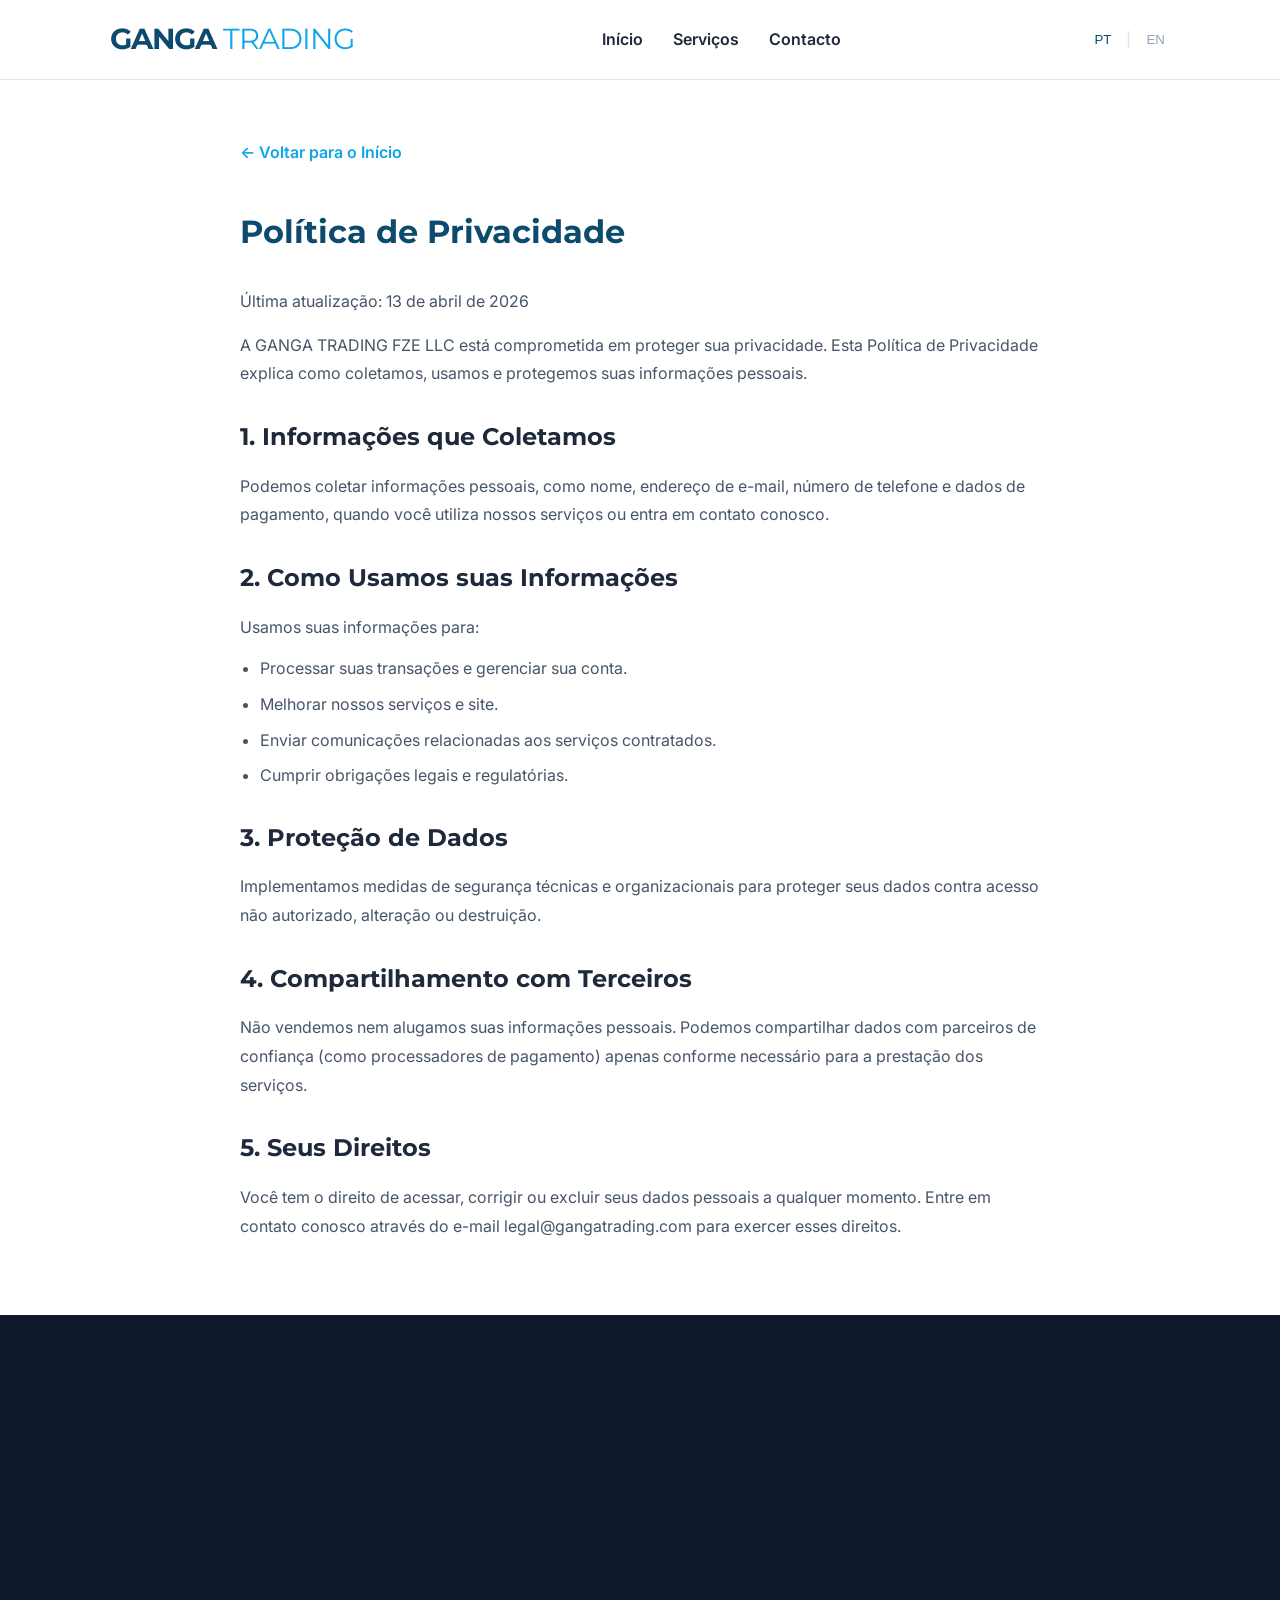
<file: privacy.html>
<!DOCTYPE html>
<html lang="pt">

<head>
    <meta charset="UTF-8">
    <meta name="viewport" content="width=device-width, initial-scale=1.0">
    <title>Política de Privacidade | Ganga Trading FZE LLC</title>
    <link rel="stylesheet" href="style.css">
    <link href="https://fonts.googleapis.com/css2?family=Inter:wght@400;600;700&family=Montserrat:wght@700&display=swap"
        rel="stylesheet">
    <style>
        .legal-content {
            padding: 60px 0;
            max-width: 800px;
            margin: 0 auto;
        }

        .legal-content h1 {
            margin-bottom: 30px;
            color: var(--primary-color);
        }

        .legal-content h2 {
            margin: 30px 0 15px;
            font-size: 1.5rem;
        }

        .legal-content p {
            margin-bottom: 15px;
            color: #475569;
            line-height: 1.8;
        }

        .legal-content ul {
            margin-bottom: 20px;
            padding-left: 20px;
            color: #475569;
        }

        .legal-content li {
            margin-bottom: 10px;
        }

        .back-link {
            margin-bottom: 40px;
            display: inline-block;
            color: var(--secondary-color);
            text-decoration: none;
            font-weight: 600;
        }
    </style>
</head>

<body>
    <header>
        <nav class="container">
            <a href="index.html" class="logo-link">
                <div class="logo">GANGA <span>TRADING</span></div>
            </a>
            <ul class="nav-links">
                <li><a href="index.html" data-pt="Início" data-en="Home">Início</a></li>
                <li><a href="index.html#services" data-pt="Serviços" data-en="Services">Serviços</a></li>
                <li><a href="index.html#contact" data-pt="Contacto" data-en="Contact">Contacto</a></li>
            </ul>
            <div class="lang-selector">
                <button class="lang-btn active" data-lang="pt">PT</button>
                <span class="divider">|</span>
                <button class="lang-btn" data-lang="en">EN</button>
            </div>
        </nav>
    </header>

    <main class="container">
        <div class="legal-content reveal">
            <a href="index.html" class="back-link reveal stagger-1" data-pt="&larr; Voltar para o Início"
                data-en="&larr; Back to Home">&larr; Voltar para o Início</a>
            <h1 class="reveal stagger-1" data-pt="Política de Privacidade" data-en="Privacy Policy">Política de
                Privacidade</h1>
            <p class="reveal stagger-1" data-pt="Última atualização: 13 de abril de 2026"
                data-en="Last updated: April 13, 2026">Última atualização: 13 de abril de 2026</p>

            <div class="reveal stagger-1">
                <p data-pt="A GANGA TRADING FZE LLC está comprometida em proteger sua privacidade. Esta Política de Privacidade explica como coletamos, usamos e protegemos suas informações pessoais."
                    data-en="GANGA TRADING FZE LLC is committed to protecting your privacy. This Privacy Policy explains how we collect, use, and protect your personal information.">
                    A GANGA TRADING FZE LLC está comprometida em proteger sua privacidade. Esta Política de Privacidade
                    explica como coletamos, usamos e protegemos suas informações pessoais.</p>

                <h2 data-pt="1. Informações que Coletamos" data-en="1. Information We Collect">1. Informações que
                    Coletamos</h2>
                <p data-pt="Podemos coletar informações pessoais, como nome, endereço de e-mail, número de telefone e dados de pagamento, quando você utiliza nossos serviços ou entra em contato conosco."
                    data-en="We may collect personal information such as name, email address, phone number, and payment data when you use our services or contact us.">
                    Podemos coletar informações pessoais, como nome, endereço de e-mail, número de telefone e dados de
                    pagamento, quando você utiliza nossos serviços ou entra em contato conosco.</p>
            </div>

            <div class="reveal stagger-2">
                <h2 data-pt="2. Como Usamos suas Informações" data-en="2. How We Use Your Information">2. Como Usamos
                    suas Informações</h2>
                <p data-pt="Usamos suas informações para:" data-en="We use your information to:">Usamos suas informações
                    para:</p>
                <ul>
                    <li data-pt="Processar suas transações e gerenciar sua conta."
                        data-en="Process your transactions and manage your account.">Processar suas transações e
                        gerenciar sua conta.</li>
                    <li data-pt="Melhorar nossos serviços e site." data-en="Improve our services and website.">Melhorar
                        nossos serviços e site.</li>
                    <li data-pt="Enviar comunicações relacionadas aos serviços contratados."
                        data-en="Send communications related to the contracted services.">Enviar comunicações
                        relacionadas aos serviços contratados.</li>
                    <li data-pt="Cumprir obrigações legais e regulatórias."
                        data-en="Comply with legal and regulatory obligations.">Cumprir obrigações legais e
                        regulatórias.</li>
                </ul>
            </div>

            <div class="reveal stagger-3">
                <h2 data-pt="3. Proteção de Dados" data-en="3. Data Protection">3. Proteção de Dados</h2>
                <p data-pt="Implementamos medidas de segurança técnicas e organizacionais para proteger seus dados contra acesso não autorizado, alteração ou destruição."
                    data-en="We implement technical and organizational security measures to protect your data against unauthorized access, alteration, or destruction.">
                    Implementamos medidas de segurança técnicas e organizacionais para proteger seus dados contra acesso
                    não autorizado, alteração ou destruição.</p>

                <h2 data-pt="4. Compartilhamento com Terceiros" data-en="4. Sharing with Third Parties">4.
                    Compartilhamento com Terceiros</h2>
                <p data-pt="Não vendemos nem alugamos suas informações pessoais. Podemos compartilhar dados com parceiros de confiança (como processadores de pagamento) apenas conforme necessário para a prestação dos serviços."
                    data-en="We do not sell or rent your personal information. We may share data with trusted partners (such as payment processors) only as necessary to provide services.">
                    Não vendemos nem alugamos suas informações pessoais. Podemos compartilhar dados com parceiros de
                    confiança (como processadores de pagamento) apenas conforme necessário para a prestação dos
                    serviços.</p>

                <h2 data-pt="5. Seus Direitos" data-en="5. Your Rights">5. Seus Direitos</h2>
                <p data-pt="Você tem o direito de acessar, corrigir ou excluir seus dados pessoais a qualquer momento. Entre em contato conosco através do e-mail legal@gangatrading.com para exercer esses direitos."
                    data-en="You have the right to access, correct, or delete your personal data at any time. Contact us at legal@gangatrading.com to exercise these rights.">
                    Você tem o direito de acessar, corrigir ou excluir seus dados pessoais a qualquer momento. Entre em
                    contato conosco através do e-mail legal@gangatrading.com para exercer esses direitos.</p>
            </div>
        </div>
    </main>

    <footer>
        <div class="container footer-grid">
            <div class="footer-info reveal">
                <a href="index.html" class="logo-link">
                    <div class="logo">GANGA <span>TRADING</span></div>
                </a>
                <p>GANGA TRADING FZE LLC<br>📍 Free Zone Entity - Dubai, EAU</p>
            </div>
            <div class="footer-contact reveal stagger-2">
                <h4 data-pt="Contacto" data-en="Contact">Contacto</h4>
                <p>Email: legal@gangatrading.com</p>
                <p>📞 <span data-pt="Tel: " data-en="Tel: ">Tel: </span> <a href="tel:+971528592811"
                        style="color: inherit; text-decoration: none;">+971 52 859 2811</a></p>
            </div>
        </div>
        <div class="footer-bottom text-center reveal">
            <p data-pt="&copy; 2026 Ganga Trading FZE LLC. Todos os direitos reservados."
                data-en="&copy; 2026 Ganga Trading FZE LLC. All rights reserved.">&copy; 2026 Ganga Trading FZE LLC.
                Todos os direitos reservados.</p>
        </div>
    </footer>

    <script src="scripts.js"></script>
</body>

</html>
</file>
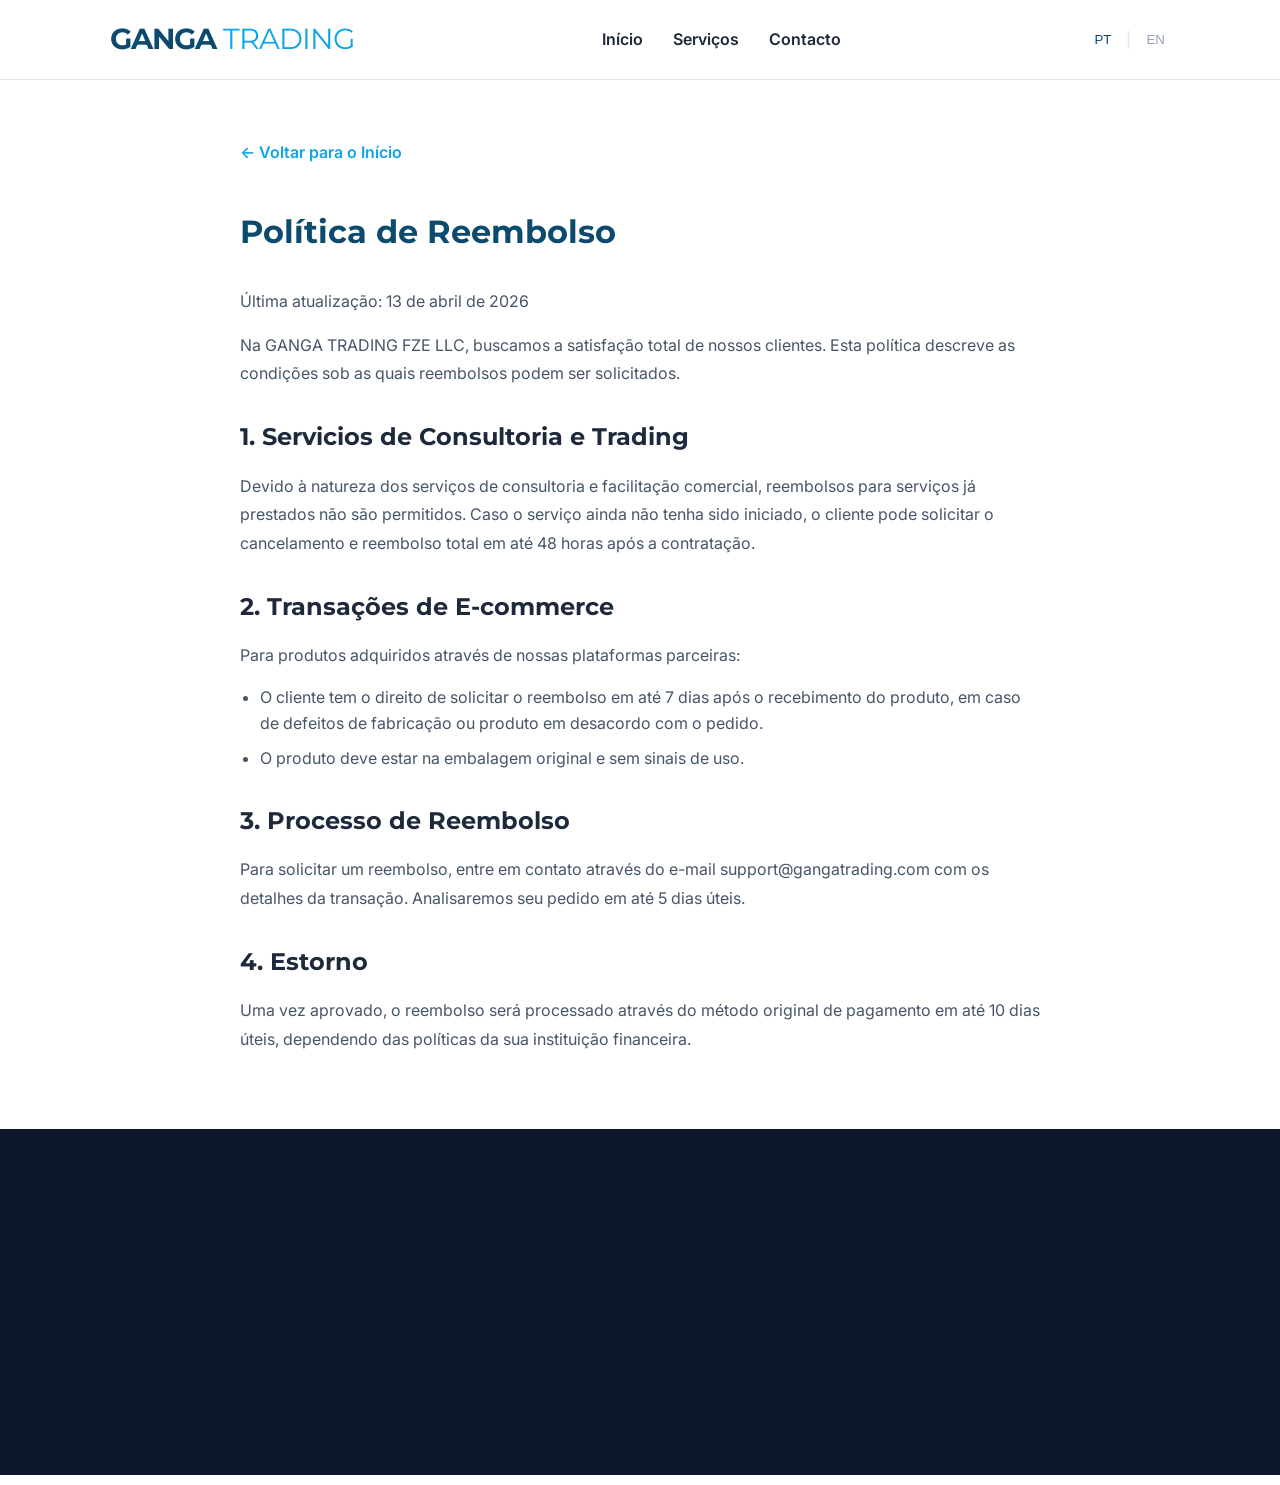
<file: refund.html>
<!DOCTYPE html>
<html lang="pt">

<head>
    <meta charset="UTF-8">
    <meta name="viewport" content="width=device-width, initial-scale=1.0">
    <title>Política de Reembolso | Ganga Trading FZE LLC</title>
    <link rel="stylesheet" href="style.css">
    <link href="https://fonts.googleapis.com/css2?family=Inter:wght@400;600;700&family=Montserrat:wght@700&display=swap"
        rel="stylesheet">
    <style>
        .legal-content {
            padding: 60px 0;
            max-width: 800px;
            margin: 0 auto;
        }

        .legal-content h1 {
            margin-bottom: 30px;
            color: var(--primary-color);
        }

        .legal-content h2 {
            margin: 30px 0 15px;
            font-size: 1.5rem;
        }

        .legal-content p {
            margin-bottom: 15px;
            color: #475569;
            line-height: 1.8;
        }

        .legal-content ul {
            margin-bottom: 20px;
            padding-left: 20px;
            color: #475569;
        }

        .legal-content li {
            margin-bottom: 10px;
        }

        .back-link {
            margin-bottom: 40px;
            display: inline-block;
            color: var(--secondary-color);
            text-decoration: none;
            font-weight: 600;
        }
    </style>
</head>

<body>
    <header>
        <nav class="container">
            <a href="index.html" class="logo-link">
                <div class="logo">GANGA <span>TRADING</span></div>
            </a>
            <ul class="nav-links">
                <li><a href="index.html" data-pt="Início" data-en="Home">Início</a></li>
                <li><a href="index.html#services" data-pt="Serviços" data-en="Services">Serviços</a></li>
                <li><a href="index.html#contact" data-pt="Contacto" data-en="Contact">Contacto</a></li>
            </ul>
            <div class="lang-selector">
                <button class="lang-btn active" data-lang="pt">PT</button>
                <span class="divider">|</span>
                <button class="lang-btn" data-lang="en">EN</button>
            </div>
        </nav>
    </header>

    <main class="container">
        <div class="legal-content reveal">
            <a href="index.html" class="back-link reveal stagger-1" data-pt="&larr; Voltar para o Início"
                data-en="&larr; Back to Home">&larr; Voltar para o Início</a>
            <h1 class="reveal stagger-1" data-pt="Política de Reembolso" data-en="Refund Policy">Política de Reembolso
            </h1>
            <p class="reveal stagger-1" data-pt="Última atualização: 13 de abril de 2026"
                data-en="Last updated: April 13, 2026">Última atualização: 13 de abril de 2026</p>

            <div class="reveal stagger-1">
                <p data-pt="Na GANGA TRADING FZE LLC, buscamos a satisfação total de nossos clientes. Esta política descreve as condições sob as quais reembolsos podem ser solicitados."
                    data-en="At GANGA TRADING FZE LLC, we strive for total customer satisfaction. This policy describes the conditions under which refunds may be requested.">
                    Na GANGA TRADING FZE LLC, buscamos a satisfação total de nossos clientes. Esta política descreve as
                    condições sob as quais reembolsos podem ser solicitados.</p>

                <h2 data-pt="1. Servicios de Consultoria e Trading" data-en="1. Consulting and Trading Services">1.
                    Servicios de Consultoria e Trading</h2>
                <p data-pt="Devido à natureza dos serviços de consultoria e facilitação comercial, reembolsos para serviços já prestados não são permitidos. Caso o serviço ainda não tenha sido iniciado, o cliente pode solicitar o cancelamento e reembolso total em até 48 horas após a contratação."
                    data-en="Due to the nature of consulting and trade facilitation services, refunds for services already rendered are not permitted. If the service has not yet started, the client may request cancellation and a full refund within 48 hours of hiring.">
                    Devido à natureza dos serviços de consultoria e facilitação comercial, reembolsos para serviços já
                    prestados não são permitidos. Caso o serviço ainda não tenha sido iniciado, o cliente pode solicitar
                    o cancelamento e reembolso total em até 48 horas após a contratação.</p>
            </div>

            <div class="reveal stagger-2">
                <h2 data-pt="2. Transações de E-commerce" data-en="2. E-commerce Transactions">2. Transações de
                    E-commerce</h2>
                <p data-pt="Para produtos adquiridos através de nossas plataformas parceiras:"
                    data-en="For products purchased through our partner platforms:">Para produtos adquiridos através de
                    nossas plataformas parceiras:</p>
                <ul>
                    <li data-pt="O cliente tem o direito de solicitar o reembolso em até 7 dias após o recebimento do produto, em caso de defeitos de fabricação ou produto em desacordo com o pedido."
                        data-en="The customer has the right to request a refund within 7 days of receiving the product, in case of manufacturing defects or product not matching the order.">
                        O cliente tem o direito de solicitar o reembolso em até 7 dias após o recebimento do produto, em
                        caso de defeitos de fabricação ou produto em desacordo com o pedido.</li>
                    <li data-pt="O produto deve estar na embalagem original e sem sinais de uso."
                        data-en="The product must be in its original packaging and show no signs of use.">O produto deve
                        estar na embalagem original e sem sinais de uso.</li>
                </ul>
            </div>

            <div class="reveal stagger-3">
                <h2 data-pt="3. Processo de Reembolso" data-en="3. Refund Process">3. Processo de Reembolso</h2>
                <p data-pt="Para solicitar um reembolso, entre em contato através do e-mail support@gangatrading.com com os detalhes da transação. Analisaremos seu pedido em até 5 dias úteis."
                    data-en="To request a refund, contact us via email at support@gangatrading.com with the transaction details. We will process your request within 5 business days.">
                    Para solicitar um reembolso, entre em contato através do e-mail support@gangatrading.com com os
                    detalhes da transação. Analisaremos seu pedido em até 5 dias úteis.</p>

                <h2 data-pt="4. Estorno" data-en="4. Chargeback">4. Estorno</h2>
                <p data-pt="Uma vez aprovado, o reembolso será processado através do método original de pagamento em até 10 dias úteis, dependendo das políticas da sua instituição financeira."
                    data-en="Once approved, the refund will be processed via the original payment method within 10 business days, depending on your financial institution's policies.">
                    Uma vez aprovado, o reembolso será processado através do método original de pagamento em até 10 dias
                    úteis, dependendo das políticas da sua instituição financeira.</p>
            </div>
        </div>
    </main>

    <footer>
        <div class="container footer-grid">
            <div class="footer-info reveal">
                <a href="index.html" class="logo-link">
                    <div class="logo">GANGA <span>TRADING</span></div>
                </a>
                <p>GANGA TRADING FZE LLC<br>📍 Free Zone Entity - Dubai, EAU</p>
            </div>
            <div class="footer-contact reveal stagger-2">
                <h4 data-pt="Contacto" data-en="Contact">Contacto</h4>
                <p>Email: legal@gangatrading.com</p>
                <p>📞 <span data-pt="Tel: " data-en="Tel: ">Tel: </span> <a href="tel:+971528592811"
                        style="color: inherit; text-decoration: none;">+971 52 859 2811</a></p>
            </div>
        </div>
        <div class="footer-bottom text-center reveal">
            <p data-pt="&copy; 2026 Ganga Trading FZE LLC. Todos os direitos reservados."
                data-en="&copy; 2026 Ganga Trading FZE LLC. All rights reserved.">&copy; 2026 Ganga Trading FZE LLC.
                Todos os direitos reservados.</p>
        </div>
    </footer>

    <script src="scripts.js"></script>
</body>

</html>
</file>
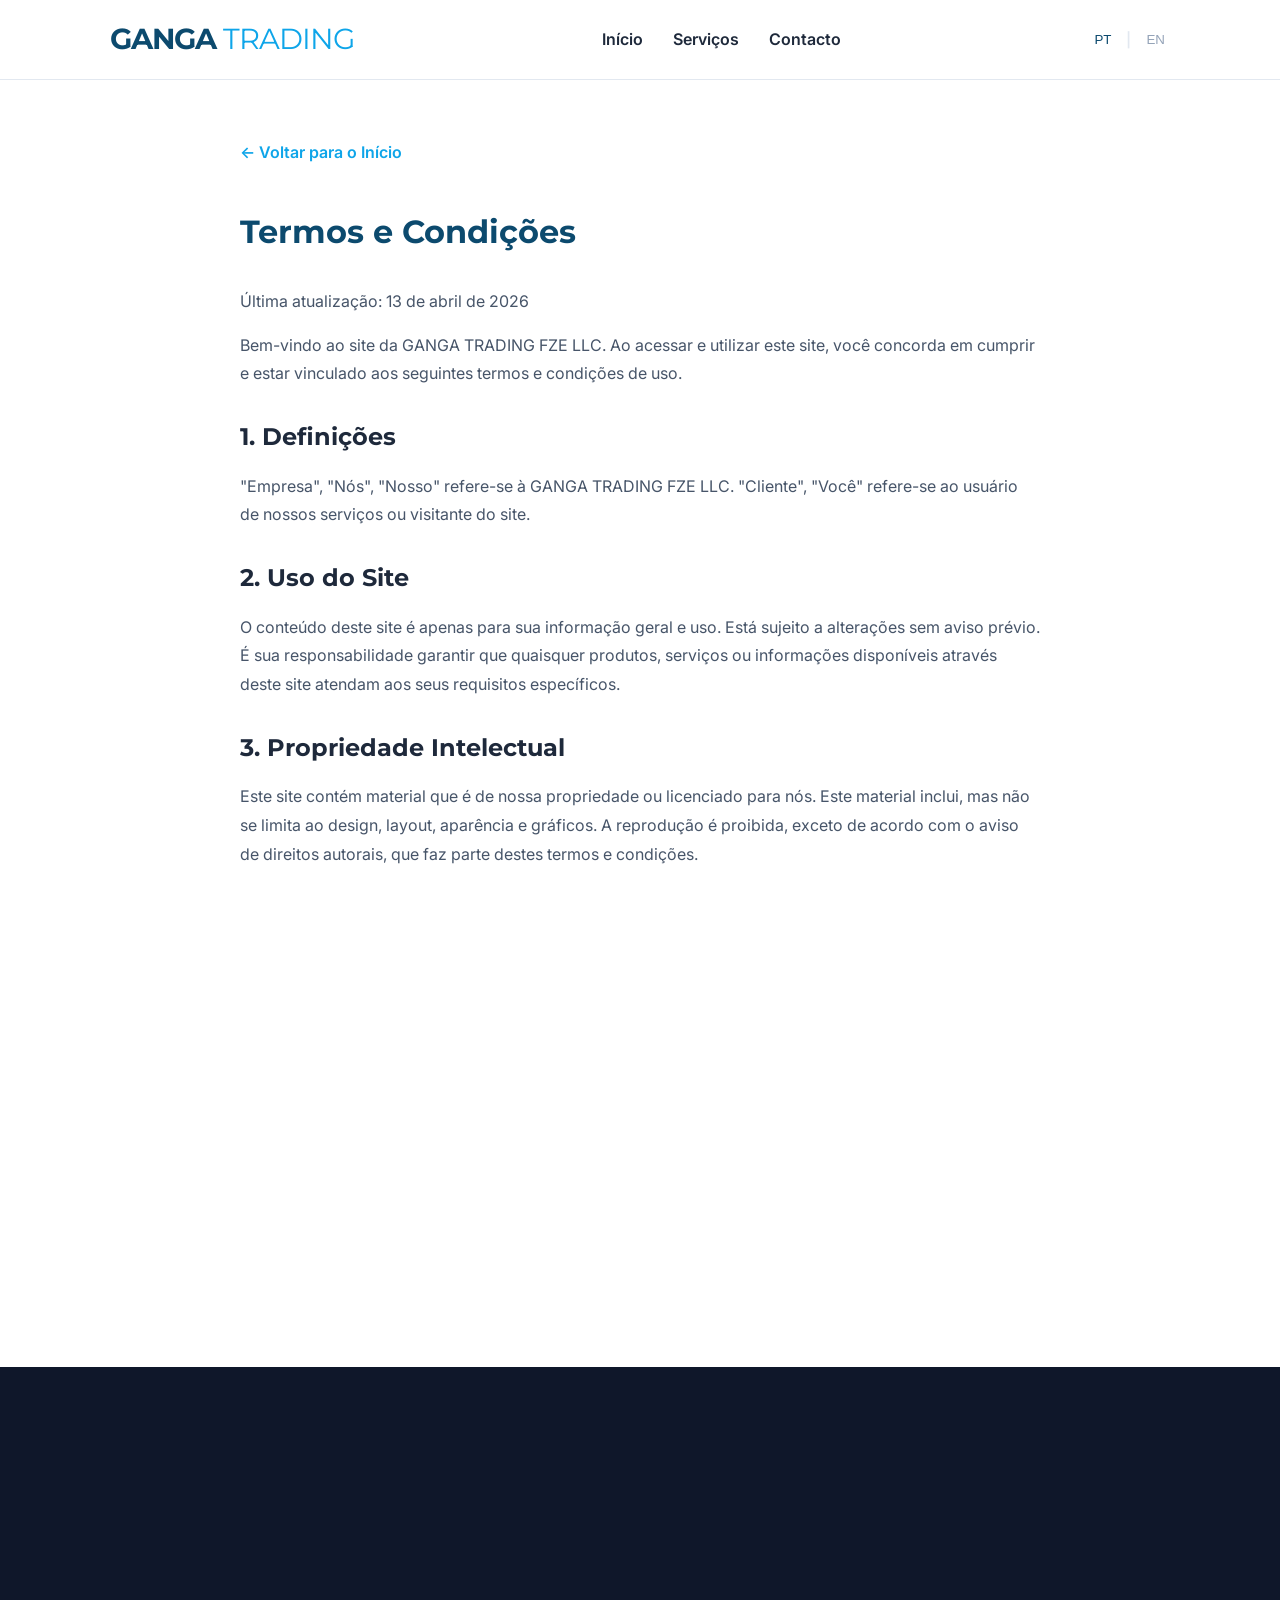
<file: terms.html>
<!DOCTYPE html>
<html lang="pt">

<head>
    <meta charset="UTF-8">
    <meta name="viewport" content="width=device-width, initial-scale=1.0">
    <title>Termos e Condições | Ganga Trading FZE LLC</title>
    <link rel="stylesheet" href="style.css">
    <link href="https://fonts.googleapis.com/css2?family=Inter:wght@400;600;700&family=Montserrat:wght@700&display=swap"
        rel="stylesheet">
    <style>
        .legal-content {
            padding: 60px 0;
            max-width: 800px;
            margin: 0 auto;
        }

        .legal-content h1 {
            margin-bottom: 30px;
            color: var(--primary-color);
        }

        .legal-content h2 {
            margin: 30px 0 15px;
            font-size: 1.5rem;
        }

        .legal-content p {
            margin-bottom: 15px;
            color: #475569;
            line-height: 1.8;
        }

        .legal-content ul {
            margin-bottom: 20px;
            padding-left: 20px;
            color: #475569;
        }

        .legal-content li {
            margin-bottom: 10px;
        }

        .back-link {
            margin-bottom: 40px;
            display: inline-block;
            color: var(--secondary-color);
            text-decoration: none;
            font-weight: 600;
        }
    </style>
</head>

<body>
    <header>
        <nav class="container">
            <a href="index.html" class="logo-link">
                <div class="logo">GANGA <span>TRADING</span></div>
            </a>
            <ul class="nav-links">
                <li><a href="index.html" data-pt="Início" data-en="Home">Início</a></li>
                <li><a href="index.html#services" data-pt="Serviços" data-en="Services">Serviços</a></li>
                <li><a href="index.html#contact" data-pt="Contacto" data-en="Contact">Contacto</a></li>
            </ul>
            <div class="lang-selector">
                <button class="lang-btn active" data-lang="pt">PT</button>
                <span class="divider">|</span>
                <button class="lang-btn" data-lang="en">EN</button>
            </div>
        </nav>
    </header>

    <main class="container">
        <div class="legal-content reveal">
            <a href="index.html" class="back-link reveal stagger-1" data-pt="&larr; Voltar para o Início"
                data-en="&larr; Back to Home">&larr; Voltar para o Início</a>
            <h1 class="reveal stagger-1" data-pt="Termos e Condições" data-en="Terms and Conditions">Termos e Condições
            </h1>
            <p class="reveal stagger-1" data-pt="Última atualização: 13 de abril de 2026"
                data-en="Last updated: April 13, 2026">Última atualização: 13 de abril de 2026</p>

            <div class="reveal stagger-2">
                <p data-pt="Bem-vindo ao site da GANGA TRADING FZE LLC. Ao acessar e utilizar este site, você concorda em cumprir e estar vinculado aos seguintes termos e condições de uso."
                    data-en="Welcome to the GANGA TRADING FZE LLC website. By accessing and using this website, you agree to comply with and be bound by the following terms and conditions of use.">
                    Bem-vindo ao site da GANGA TRADING FZE LLC. Ao acessar e utilizar este site, você concorda em
                    cumprir e estar vinculado aos seguintes termos e condições de uso.</p>

                <h2 data-pt="1. Definições" data-en="1. Definitions">1. Definições</h2>
                <p data-pt="&quot;Empresa&quot;, &quot;Nós&quot;, &quot;Nosso&quot; refere-se à GANGA TRADING FZE LLC. &quot;Cliente&quot;, &quot;Você&quot; refere-se ao usuário de nossos serviços ou visitante do site."
                    data-en="&quot;Company&quot;, &quot;We&quot;, &quot;Our&quot; refers to GANGA TRADING FZE LLC. &quot;Client&quot;, &quot;You&quot; refers to the user of our services or website visitor.">
                    "Empresa", "Nós", "Nosso" refere-se à GANGA TRADING FZE LLC. "Cliente", "Você" refere-se ao usuário
                    de nossos serviços ou visitante do site.</p>

                <h2 data-pt="2. Uso do Site" data-en="2. Website Use">2. Uso do Site</h2>
                <p data-pt="O conteúdo deste site é apenas para sua informação geral e uso. Está sujeito a alterações sem aviso prévio. É sua responsabilidade garantir que quaisquer produtos, serviços ou informações disponíveis através deste site atendam aos seus requisitos específicos."
                    data-en="The content of this website is for your general information and use only. It is subject to change without notice. It is your responsibility to ensure that any products, services, or information available through this website meet your specific requirements.">
                    O conteúdo deste site é apenas para sua informação geral e uso. Está sujeito a alterações sem aviso
                    prévio. É sua responsabilidade garantir que quaisquer produtos, serviços ou informações disponíveis
                    através deste site atendam aos seus requisitos específicos.</p>

                <h2 data-pt="3. Propriedade Intelectual" data-en="3. Intellectual Property">3. Propriedade Intelectual
                </h2>
                <p data-pt="Este site contém material que é de nossa propriedade ou licenciado para nós. Este material inclui, mas não se limita ao design, layout, aparência e gráficos. A reprodução é proibida, exceto de acordo com o aviso de direitos autorais, que faz parte destes termos e condições."
                    data-en="This website contains material which is owned by or licensed to us. This material includes, but is not limited to, the design, layout, look, appearance, and graphics. Reproduction is prohibited other than in accordance with the copyright notice, which forms part of these terms and conditions.">
                    Este site contém material que é de nossa propriedade ou licenciado para nós. Este material inclui,
                    mas não se limita ao design, layout, aparência e gráficos. A reprodução é proibida, exceto de acordo
                    com o aviso de direitos autorais, que faz parte destes termos e condições.</p>
            </div>

            <div class="reveal stagger-3">
                <h2 data-pt="4. Limitação de Responsabilidade" data-en="4. Limitation of Liability">4. Limitação de
                    Responsabilidade</h2>
                <p data-pt="A GANGA TRADING FZE LLC não será responsável por quaisquer danos diretos, indiretos, incidentais ou consequenciais resultantes do uso ou da incapacidade de usar nossos serviços ou site."
                    data-en="GANGA TRADING FZE LLC shall not be liable for any direct, indirect, incidental, or consequential damages resulting from the use or inability to use our services or website.">
                    A GANGA TRADING FZE LLC não será responsável por quaisquer danos diretos, indiretos, incidentais ou
                    consequenciais resultantes do uso ou da incapacidade de usar nossos serviços ou site.</p>

                <h2 data-pt="5. Jurisdição" data-en="5. Jurisdiction">5. Jurisdição</h2>
                <p data-pt="O uso deste site e qualquer disputa decorrente de tal uso estão sujeitos às leis dos Emirados Árabes Unidos (Dubai)."
                    data-en="The use of this website and any dispute arising out of such use is subject to the laws of the United Arab Emirates (Dubai).">
                    O uso deste site e qualquer disputa decorrente de tal uso estão sujeitos às leis dos Emirados Árabes
                    Unidos (Dubai).</p>

                <h2 data-pt="6. Alterações nos Termos" data-en="6. Changes to Terms">6. Alterações nos Termos</h2>
                <p data-pt="Reservamo-nos o direito de modificar estes termos a qualquer momento. O uso continuado do site após tais alterações constitui sua aceitação dos novos termos."
                    data-en="We reserve the right to modify these terms at any time. Continued use of the website after such changes constitutes your acceptance of the new terms.">
                    Reservamo-nos o direito de modificar estes termos a qualquer momento. O uso continuado do site após
                    tais alterações constitui sua aceitação dos novos termos.</p>
            </div>
        </div>
    </main>

    <footer>
        <div class="container footer-grid">
            <div class="footer-info reveal">
                <a href="index.html" class="logo-link">
                    <div class="logo">GANGA <span>TRADING</span></div>
                </a>
                <p>GANGA TRADING FZE LLC<br>📍 Free Zone Entity - Dubai, EAU</p>
            </div>
            <div class="footer-contact reveal stagger-2">
                <h4 data-pt="Contacto" data-en="Contact">Contacto</h4>
                <p>Email: legal@gangatrading.com</p>
                <p>📞 <span data-pt="Tel: " data-en="Tel: ">Tel: </span> <a href="tel:+971528592811"
                        style="color: inherit; text-decoration: none;">+971 52 859 2811</a></p>
            </div>
        </div>
        <div class="footer-bottom text-center reveal">
            <p data-pt="&copy; 2026 Ganga Trading FZE LLC. Todos os direitos reservados."
                data-en="&copy; 2026 Ganga Trading FZE LLC. All rights reserved.">&copy; 2026 Ganga Trading FZE LLC.
                Todos os direitos reservados.</p>
        </div>
    </footer>

    <script src="scripts.js"></script>
</body>

</html>
</file>
<file: style.css>
:root {
    --primary-color: #0c4a6e;
    /* Deep Ocean Blue */
    --secondary-color: #0ea5e9;
    /* Sky Blue */
    --accent-color: #f59e0b;
    /* Gold/Amber */
    --text-color: #1e293b;
    --light-bg: #f8fafc;
    --dark-bg: #0f172a;
    --white: #ffffff;
    --container-width: 1100px;
    --transition: all 0.3s ease;
}

* {
    margin: 0;
    padding: 0;
    box-sizing: border-box;
}

html {
    scroll-behavior: smooth;
}

body {
    font-family: 'Inter', sans-serif;
    line-height: 1.6;
    color: var(--text-color);
    background-color: var(--white);
    overflow-x: hidden;
}

h1,
h2,
h3,
.logo {
    font-family: 'Montserrat', sans-serif;
    font-weight: 700;
}

.container {
    max-width: var(--container-width);
    margin: 0 auto;
    padding: 0 20px;
}

.text-center {
    text-align: center;
}

/* Header & Nav */
header {
    background: rgba(255, 255, 255, 0.95);
    backdrop-filter: blur(10px);
    height: 80px;
    display: flex;
    align-items: center;
    position: sticky;
    top: 0;
    z-index: 1000;
    border-bottom: 1px solid #e2e8f0;
}

nav {
    display: flex;
    justify-content: space-between;
    align-items: center;
    width: 100%;
}

nav .logo-link {
    text-decoration: none;
    cursor: pointer;
}

.logo {
    font-size: 1.8rem;
    font-weight: 700;
    color: var(--primary-color);
    letter-spacing: -1px;
}

.logo span {
    color: var(--secondary-color);
    font-weight: 400;
}

nav ul {
    display: flex;
    list-style: none;
}

nav ul li {
    margin-left: 30px;
}

nav ul li a {
    text-decoration: none;
    color: var(--text-color);
    font-weight: 600;
    transition: var(--transition);
}

nav ul li a:hover {
    color: var(--secondary-color);
}

.lang-selector {
    display: flex;
    align-items: center;
    gap: 10px;
    margin-left: 30px;
    font-size: 0.9rem;
    font-weight: 600;
}

.lang-btn {
    background: none;
    border: none;
    color: #94a3b8;
    cursor: pointer;
    padding: 5px;
    transition: var(--transition);
}

.lang-btn:hover {
    color: var(--secondary-color);
}

.lang-btn.active {
    color: var(--primary-color);
}

.divider {
    color: #e2e8f0;
}

/* Hero Section */
.hero {
    background: linear-gradient(135deg, var(--primary-color) 0%, #000 100%);
    color: var(--white);
    padding: 140px 0;
    position: relative;
}

.hero::after {
    content: '';
    position: absolute;
    top: 0;
    left: 0;
    right: 0;
    bottom: 0;
    background: url('https://images.unsplash.com/photo-1486406146926-c627a92ad1ab?auto=format&fit=crop&q=80&w=2070') center/cover;
    opacity: 0.2;
    z-index: 1;
}

.hero-content {
    position: relative;
    z-index: 2;
    max-width: 700px;
}

.hero h1 {
    font-size: 3.5rem;
    line-height: 1.1;
    margin-bottom: 20px;
}

.hero h1 span {
    color: var(--secondary-color);
}

.hero p {
    font-size: 1.2rem;
    margin-bottom: 40px;
    opacity: 0.9;
}

.cta-buttons {
    display: flex;
    gap: 20px;
}

.btn {
    padding: 14px 28px;
    border-radius: 8px;
    text-decoration: none;
    font-weight: 600;
    transition: var(--transition);
    display: inline-block;
}

.btn-primary {
    background: var(--secondary-color);
    color: var(--white);
}

.btn-primary:hover {
    background: #0ea5e9e0;
    transform: translateY(-2px);
    box-shadow: 0 10px 20px rgba(14, 165, 233, 0.3);
}

.btn-secondary {
    border: 2px solid var(--white);
    color: var(--white);
}

.btn-secondary:hover {
    background: var(--white);
    color: var(--primary-color);
}

/* About Section */
.about {
    padding: 100px 0;
}

.about-grid {
    display: grid;
    grid-template-columns: 1fr 1fr;
    gap: 60px;
    align-items: center;
}

.about h2 {
    font-size: 2.5rem;
    margin-bottom: 25px;
    color: var(--primary-color);
}

.about p {
    margin-bottom: 20px;
    font-size: 1.1rem;
}

.image-box {
    width: 100%;
    height: 400px;
    background: #e2e8f0 url('https://images.unsplash.com/photo-1522202176988-66273c2fd55f?auto=format&fit=crop&q=80&w=2071') center/cover;
    border-radius: 20px;
    box-shadow: 0 20px 40px rgba(0, 0, 0, 0.1);
}

/* Services */
.services {
    background: var(--light-bg);
    padding: 100px 0;
}

.services h2 {
    font-size: 2.5rem;
    margin-bottom: 10px;
}

.section-subtitle {
    font-size: 1.1rem;
    color: #64748b;
    margin-bottom: 60px;
}

.services-grid {
    display: grid;
    grid-template-columns: repeat(3, 1fr);
    gap: 30px;
}

.service-card {
    background: var(--white);
    padding: 50px 30px;
    border-radius: 16px;
    transition: var(--transition);
    border: 1px solid #e2e8f0;
}

.service-card:hover {
    transform: translateY(-10px);
    box-shadow: 0 20px 40px rgba(0, 0, 0, 0.05);
    border-color: var(--secondary-color);
}

.service-card .icon {
    font-size: 2.5rem;
    margin-bottom: 20px;
}

.service-card h3 {
    margin-bottom: 15px;
}

/* Partners Section */
.partners {
    padding: 100px 0;
    border-top: 1px solid #e2e8f0;
}

.partners h2 {
    font-size: 2.2rem;
    margin-bottom: 50px;
    color: var(--primary-color);
}

.partners-logo-grid {
    display: flex;
    justify-content: center;
    align-items: center;
    gap: 40px;
}

.partner-logo {
    text-align: center;
    max-width: 250px;
}

.partner-logo img {
    max-width: 100%;
    height: auto;
    filter: grayscale(100%);
    opacity: 0.6;
    transition: var(--transition);
    margin-bottom: 10px;
}

.partner-logo:hover img {
    filter: grayscale(0%);
    opacity: 1;
}

.partner-logo p {
    font-size: 0.9rem;
    color: #64748b;
    font-weight: 500;
}

/* Footer */
footer {
    background: var(--dark-bg);
    color: var(--white);
    padding: 80px 0 30px;
}

.footer-grid {
    display: grid;
    grid-template-columns: 2fr 1fr 1fr;
    gap: 60px;
    margin-bottom: 60px;
}

footer .logo {
    color: var(--white);
    margin-bottom: 20px;
}

footer h4 {
    color: var(--white);
    margin-bottom: 20px;
}

footer ul {
    list-style: none;
}

footer ul li {
    margin-bottom: 10px;
}

footer ul li a {
    color: #94a3b8;
    text-decoration: none;
    transition: var(--transition);
}

footer ul li a:hover {
    color: var(--secondary-color);
}

footer p {
    color: #94a3b8;
}

.footer-bottom {
    padding-top: 30px;
    border-top: 1px solid #1e293b;
    font-size: 0.9rem;
    color: #64748b;
}

/* Animations */
@keyframes fadeInUp {
    from {
        opacity: 0;
        transform: translateY(30px);
    }

    to {
        opacity: 1;
        transform: translateY(0);
    }
}

.animate {
    animation: fadeInUp 1s ease forwards;
}

.reveal {
    opacity: 0;
    transform: translateY(40px);
    transition: all 0.8s cubic-bezier(0.17, 0.55, 0.55, 1);
}

.reveal.active {
    opacity: 1;
    transform: translateY(0);
}

.stagger-1 {
    transition-delay: 0.2s;
}

.stagger-2 {
    transition-delay: 0.4s;
}

.stagger-3 {
    transition-delay: 0.6s;
}

/* Hero Animation */
.hero-content {
    opacity: 0;
    animation: fadeInUp 1.2s cubic-bezier(0.17, 0.55, 0.55, 1) forwards;
}

.hero-content h1 {
    animation-delay: 0.2s;
}

.hero-content p {
    animation-delay: 0.4s;
}

.hero-content .cta-buttons {
    animation-delay: 0.6s;
}

/* Responsive */
@media (max-width: 900px) {

    .about-grid,
    .services-grid,
    .footer-grid {
        grid-template-columns: 1fr;
    }

    .hero h1 {
        font-size: 2.5rem;
    }

    .hero {
        padding: 100px 0;
    }
}
</file>
